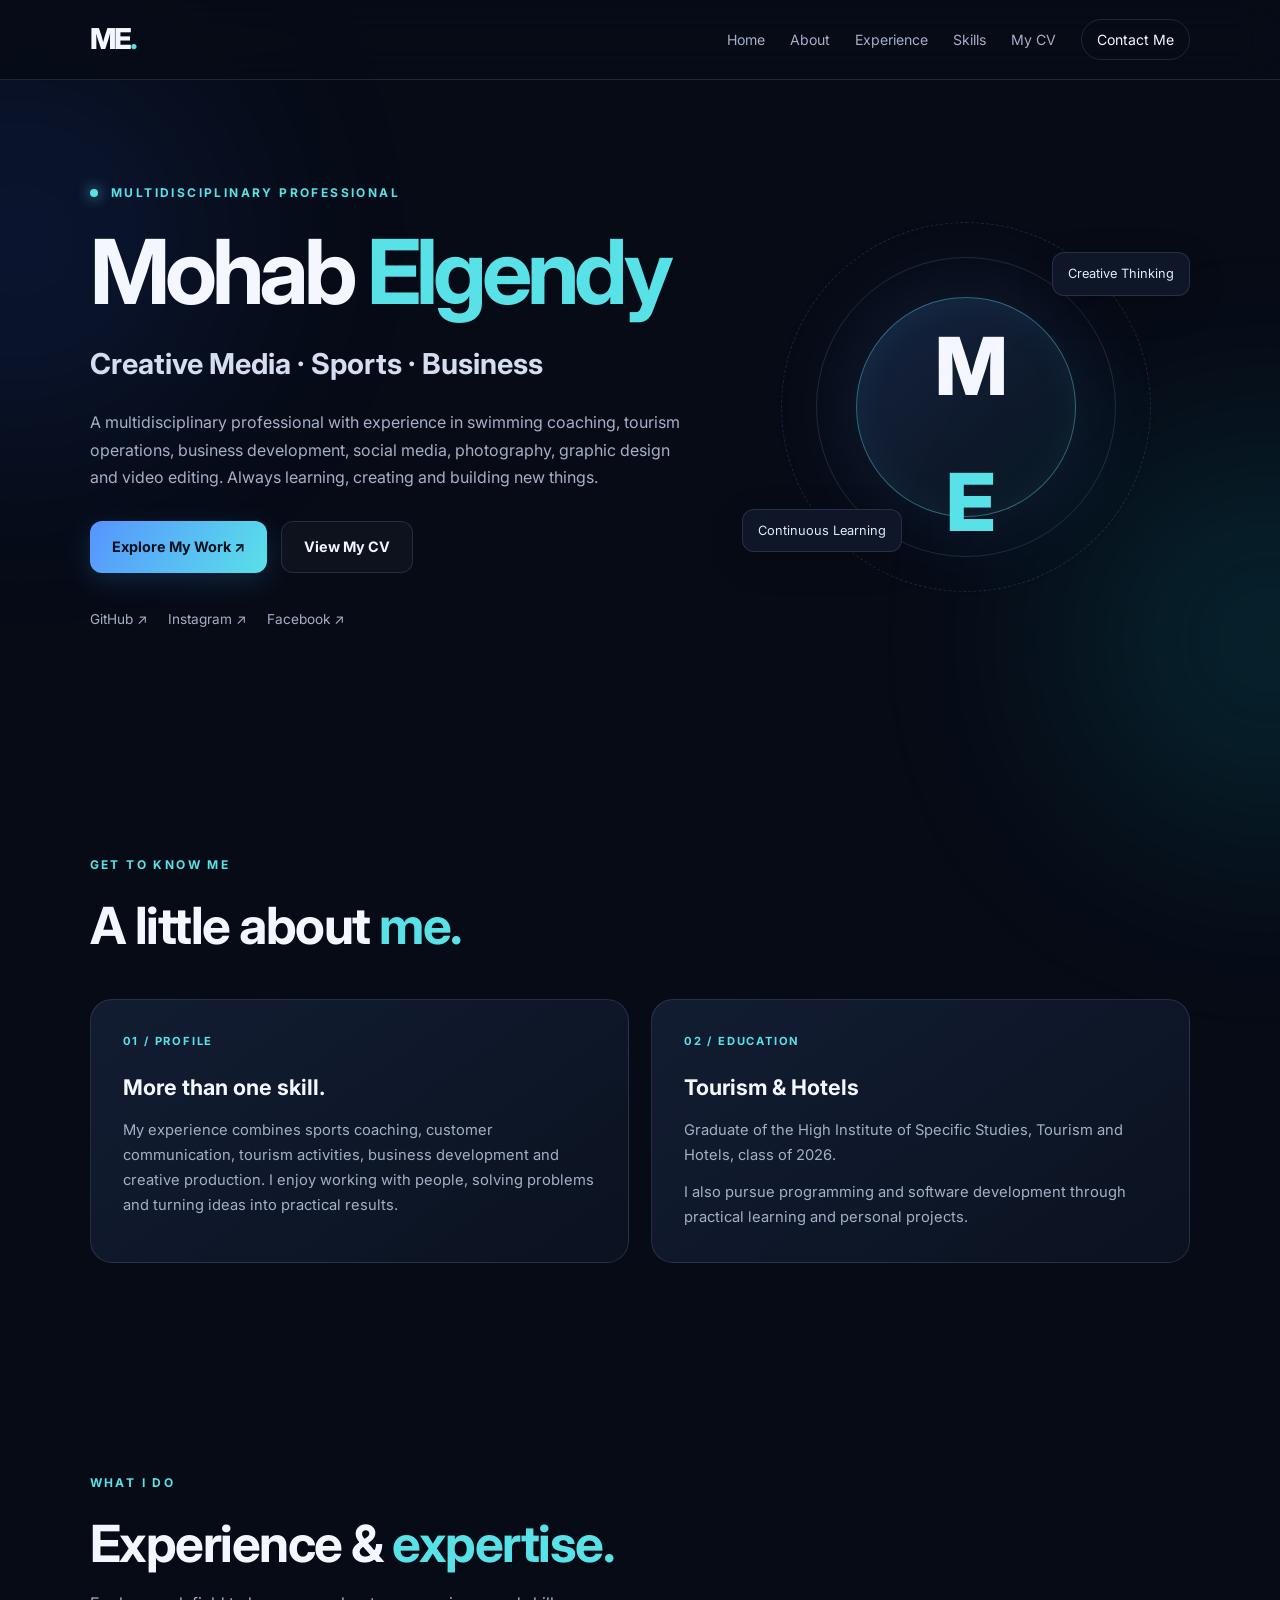
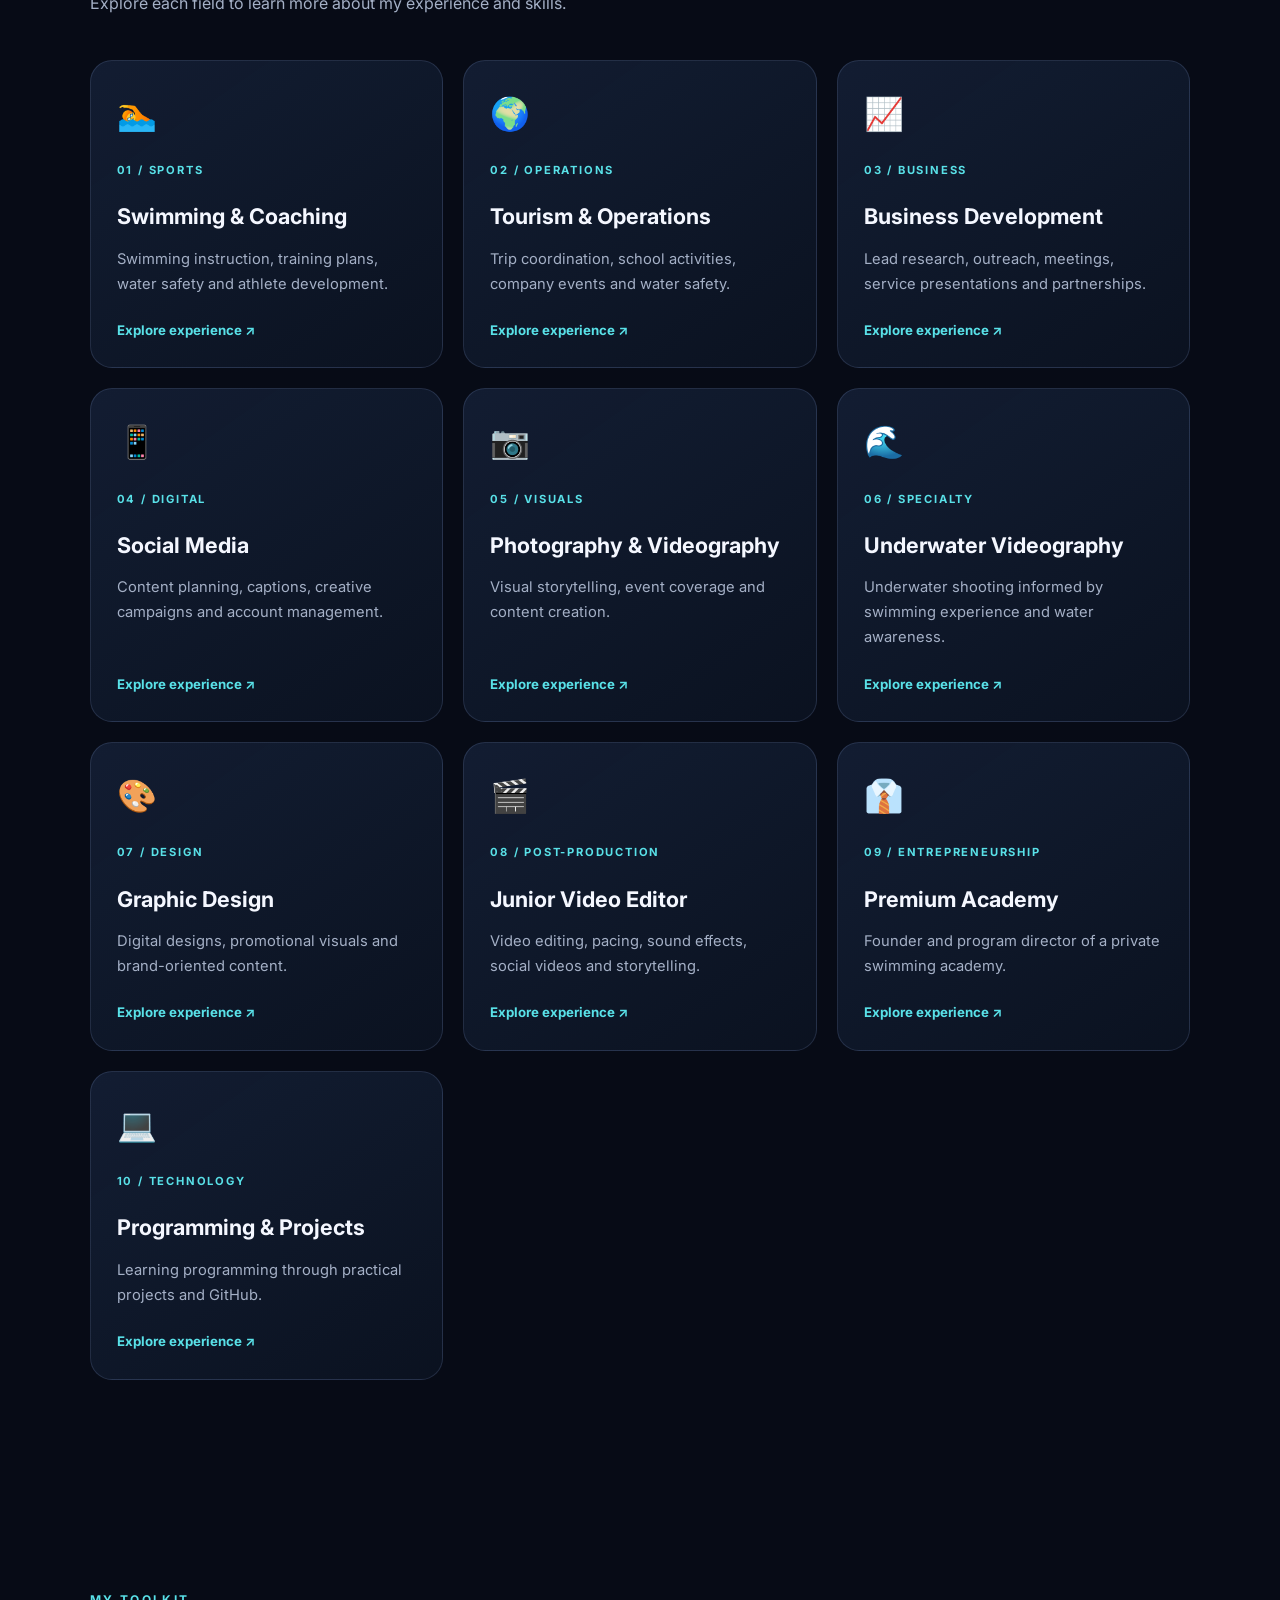
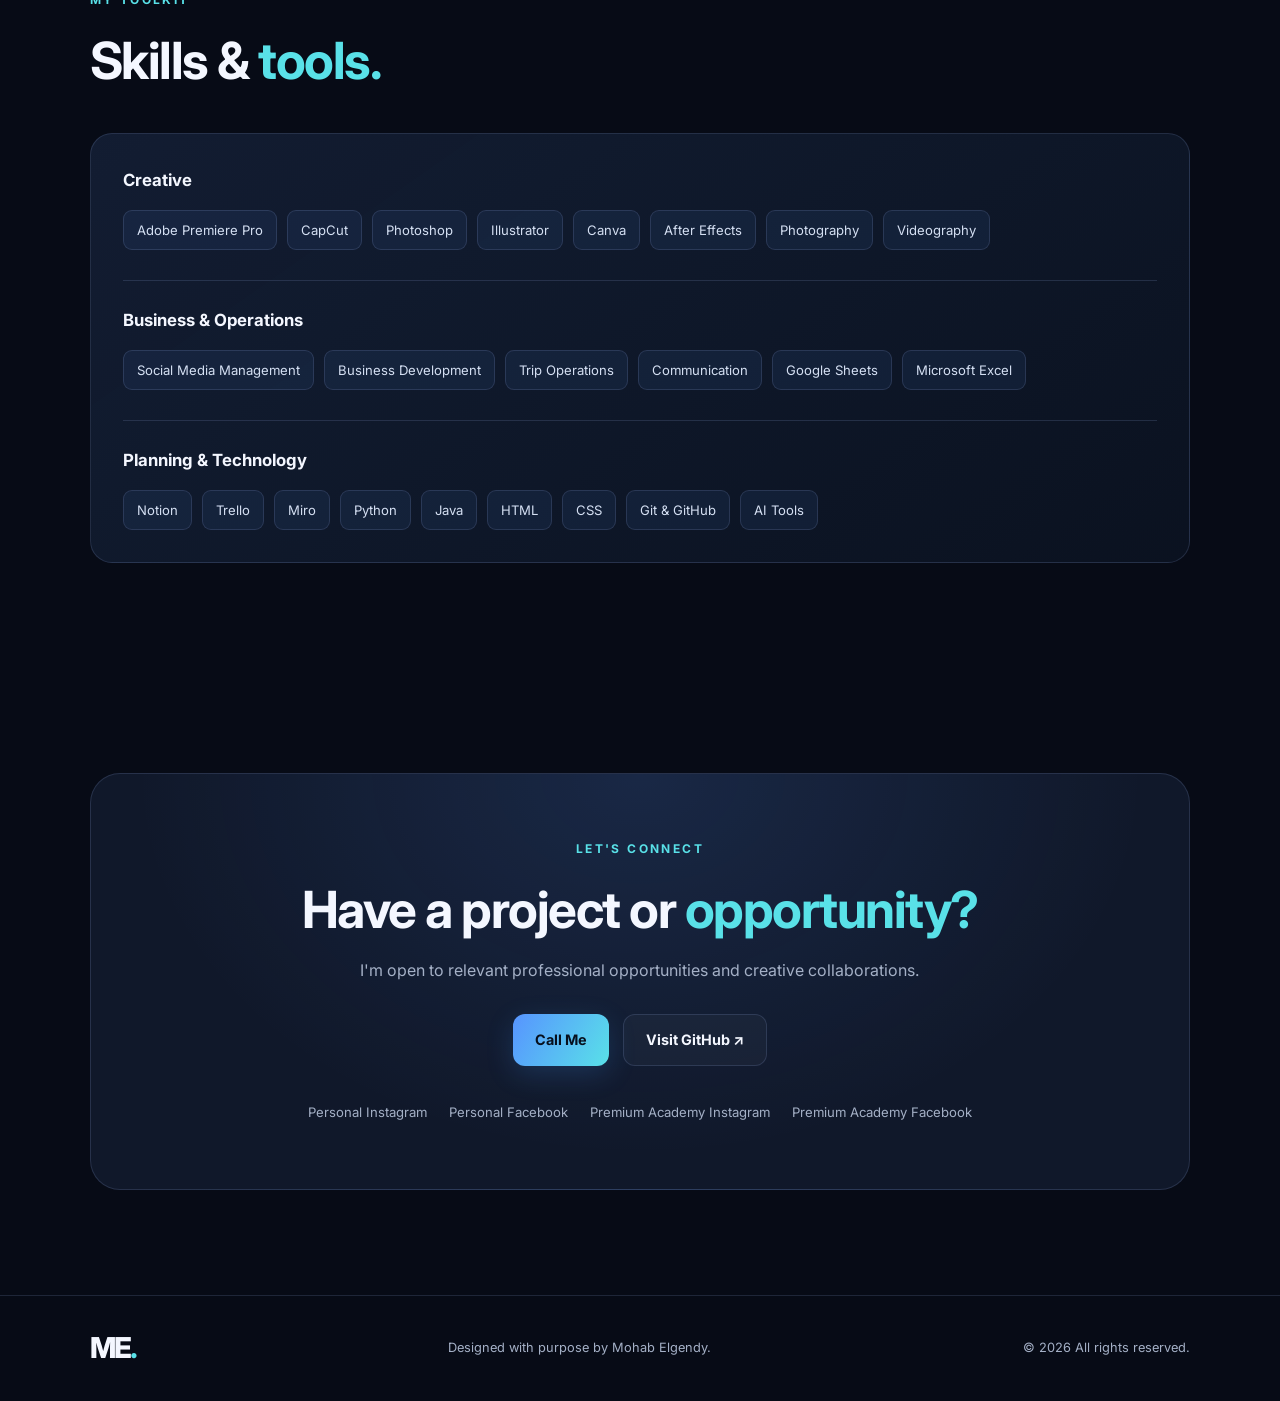
<file: index.html>
<!doctype html>
<html lang="en">
  <head>
    <meta charset="UTF-8" />
    <meta name="viewport" content="width=device-width, initial-scale=1.0" />

    <title>Mohab Elgendy | Portfolio</title>

    <link rel="stylesheet" href="./style1.css" />
    <script src="./script1.js" defer></script>
  </head>
  <body>
    <div class="background-glow glow-one"></div>
    <div class="background-glow glow-two"></div>
    <header class="navbar">
      <a class="logo" href="index.html">ME<span>.</span></a>

      <button
        class="menu-toggle"
        aria-label="Toggle navigation"
        aria-expanded="false"
      >
        ☰
      </button>

      <nav class="nav-links">
        <a href="#home">Home</a>
        <a href="#about">About</a>
        <a href="#experience">Experience</a>
        <a href="#skills">Skills</a>
        <a href="cv.html">My CV</a>
        <a href="#contact" class="nav-contact">Contact Me</a>
      </nav>
    </header>

    <main>
      <section class="hero section" id="home">
        <div class="hero-content reveal">
          <p class="eyebrow">
            <span class="status-dot"></span> MULTIDISCIPLINARY PROFESSIONAL
          </p>
          <h1>Mohab <span>Elgendy</span></h1>
          <h2>Creative Media · Sports · Business</h2>
          <p class="hero-description">
            A multidisciplinary professional with experience in swimming
            coaching, tourism operations, business development, social media,
            photography, graphic design and video editing. Always learning,
            creating and building new things.
          </p>

          <div class="hero-buttons">
            <a href="#experience" class="button button-primary"
              >Explore My Work ↗</a
            >
            <a href="cv.html" class="button button-secondary">View My CV</a>
          </div>

          <div class="hero-socials">
            <a
              href="https://github.com/mohabsobhy4361-netizen"
              target="_blank"
              rel="noopener noreferrer"
              >GitHub ↗</a
            >
            <a
              href="https://www.instagram.com/mohab_el_gendy_/"
              target="_blank"
              rel="noopener noreferrer"
              >Instagram ↗</a
            >
            <a
              href="https://web.facebook.com/mohab.sbhy.5/?locale=ar_AR"
              target="_blank"
              rel="noopener noreferrer"
              >Facebook ↗</a
            >
          </div>
        </div>

        <div class="hero-visual reveal">
          <div class="orbit orbit-one"></div>
          <div class="orbit orbit-two"></div>
          <div class="hero-monogram">M<span>E</span></div>
          <div class="floating-tag tag-top">Creative Thinking</div>
          <div class="floating-tag tag-bottom">Continuous Learning</div>
        </div>
      </section>

      <section class="section about-section" id="about">
        <div class="section-heading reveal">
          <p class="eyebrow">GET TO KNOW ME</p>
          <h2>A little about <span>me.</span></h2>
        </div>

        <div class="about-grid">
          <article class="glass-card about-card reveal">
            <span class="card-number">01 / PROFILE</span>
            <h3>More than one skill.</h3>
            <p>
              My experience combines sports coaching, customer communication,
              tourism activities, business development and creative production.
              I enjoy working with people, solving problems and turning ideas
              into practical results.
            </p>
          </article>

          <article class="glass-card about-card reveal">
            <span class="card-number">02 / EDUCATION</span>
            <h3>Tourism & Hotels</h3>
            <p>
              Graduate of the High Institute of Specific Studies, Tourism and
              Hotels, class of 2026.
            </p>
            <p>
              I also pursue programming and software development through
              practical learning and personal projects.
            </p>
          </article>
        </div>
      </section>

      <section class="section" id="experience">
        <div class="section-heading reveal">
          <p class="eyebrow">WHAT I DO</p>
          <h2>Experience & <span>expertise.</span></h2>
          <p>
            Explore each field to learn more about my experience and skills.
          </p>
        </div>

        <div class="experience-grid">
          <a href="swimming.html" class="experience-card reveal">
            <span class="experience-icon">🏊</span>
            <span class="card-number">01 / SPORTS</span>
            <h3>Swimming & Coaching</h3>
            <p>
              Swimming instruction, training plans, water safety and athlete
              development.
            </p>
            <span class="card-link">Explore experience ↗</span>
          </a>

          <a href="tourism.html" class="experience-card reveal">
            <span class="experience-icon">🌍</span>
            <span class="card-number">02 / OPERATIONS</span>
            <h3>Tourism & Operations</h3>
            <p>
              Trip coordination, school activities, company events and water
              safety.
            </p>
            <span class="card-link">Explore experience ↗</span>
          </a>

          <a href="business-development.html" class="experience-card reveal">
            <span class="experience-icon">📈</span>
            <span class="card-number">03 / BUSINESS</span>
            <h3>Business Development</h3>
            <p>
              Lead research, outreach, meetings, service presentations and
              partnerships.
            </p>
            <span class="card-link">Explore experience ↗</span>
          </a>

          <a href="social-media.html" class="experience-card reveal">
            <span class="experience-icon">📱</span>
            <span class="card-number">04 / DIGITAL</span>
            <h3>Social Media</h3>
            <p>
              Content planning, captions, creative campaigns and account
              management.
            </p>
            <span class="card-link">Explore experience ↗</span>
          </a>

          <a href="photography.html" class="experience-card reveal">
            <span class="experience-icon">📷</span>
            <span class="card-number">05 / VISUALS</span>
            <h3>Photography & Videography</h3>
            <p>Visual storytelling, event coverage and content creation.</p>
            <span class="card-link">Explore experience ↗</span>
          </a>

          <a href="underwater.html" class="experience-card reveal">
            <span class="experience-icon">🌊</span>
            <span class="card-number">06 / SPECIALTY</span>
            <h3>Underwater Videography</h3>
            <p>
              Underwater shooting informed by swimming experience and water
              awareness.
            </p>
            <span class="card-link">Explore experience ↗</span>
          </a>

          <a href="graphic-design.html" class="experience-card reveal">
            <span class="experience-icon">🎨</span>
            <span class="card-number">07 / DESIGN</span>
            <h3>Graphic Design</h3>
            <p>
              Digital designs, promotional visuals and brand-oriented content.
            </p>
            <span class="card-link">Explore experience ↗</span>
          </a>

          <a href="video-editing.html" class="experience-card reveal">
            <span class="experience-icon">🎬</span>
            <span class="card-number">08 / POST-PRODUCTION</span>
            <h3>Junior Video Editor</h3>
            <p>
              Video editing, pacing, sound effects, social videos and
              storytelling.
            </p>
            <span class="card-link">Explore experience ↗</span>
          </a>

          <a href="academy.html" class="experience-card reveal">
            <span class="experience-icon">👔</span>
            <span class="card-number">09 / ENTREPRENEURSHIP</span>
            <h3>Premium Academy</h3>
            <p>Founder and program director of a private swimming academy.</p>
            <span class="card-link">Explore experience ↗</span>
          </a>

          <a href="programming.html" class="experience-card reveal">
            <span class="experience-icon">💻</span>
            <span class="card-number">10 / TECHNOLOGY</span>
            <h3>Programming & Projects</h3>
            <p>Learning programming through practical projects and GitHub.</p>
            <span class="card-link">Explore experience ↗</span>
          </a>
        </div>
      </section>

      <section class="section" id="skills">
        <div class="section-heading reveal">
          <p class="eyebrow">MY TOOLKIT</p>
          <h2>Skills & <span>tools.</span></h2>
        </div>

        <div class="skills-panel glass-card reveal">
          <div class="skill-group">
            <h3>Creative</h3>
            <div class="skill-tags">
              <span>Adobe Premiere Pro</span>
              <span>CapCut</span>
              <span>Photoshop</span>
              <span>Illustrator</span>
              <span>Canva</span>
              <span>After Effects</span>
              <span>Photography</span>
              <span>Videography</span>
            </div>
          </div>

          <div class="skill-group">
            <h3>Business & Operations</h3>
            <div class="skill-tags">
              <span>Social Media Management</span>
              <span>Business Development</span>
              <span>Trip Operations</span>
              <span>Communication</span>
              <span>Google Sheets</span>
              <span>Microsoft Excel</span>
            </div>
          </div>

          <div class="skill-group">
            <h3>Planning & Technology</h3>
            <div class="skill-tags">
              <span>Notion</span>
              <span>Trello</span>
              <span>Miro</span>
              <span>Python</span>
              <span>Java</span>
              <span>HTML</span>
              <span>CSS</span>
              <span>Git & GitHub</span>
              <span>AI Tools</span>
            </div>
          </div>
        </div>
      </section>

      <section class="section contact-section" id="contact">
        <div class="contact-box reveal">
          <p class="eyebrow">LET'S CONNECT</p>
          <h2>Have a project or <span>opportunity?</span></h2>
          <p>
            I'm open to relevant professional opportunities and creative
            collaborations.
          </p>

          <div class="hero-buttons">
            <a class="button button-primary" href="tel:01010612246">Call Me</a>
            <a
              class="button button-secondary"
              href="https://github.com/mohabsobhy4361-netizen"
              target="_blank"
              rel="noopener noreferrer"
              >Visit GitHub ↗</a
            >
          </div>

          <div class="contact-links">
            <a
              href="https://www.instagram.com/mohab_el_gendy_/"
              target="_blank"
              rel="noopener noreferrer"
              >Personal Instagram</a
            >
            <a
              href="https://web.facebook.com/mohab.sbhy.5/?locale=ar_AR"
              target="_blank"
              rel="noopener noreferrer"
              >Personal Facebook</a
            >
            <a
              href="https://www.instagram.com/premiumacademy.07/"
              target="_blank"
              rel="noopener noreferrer"
              >Premium Academy Instagram</a
            >
            <a
              href="https://web.facebook.com/profile.php?id=61555325457897&locale=ar_AR"
              target="_blank"
              rel="noopener noreferrer"
              >Premium Academy Facebook</a
            >
          </div>
        </div>
      </section>
    </main>

    <footer class="footer">
      <a class="logo" href="index.html">ME<span>.</span></a>
      <p>Designed with purpose by Mohab Elgendy.</p>
      <p>© <span id="current-year"></span> All rights reserved.</p>
    </footer>
  </body>
</html>
</file>
<file: style1.css>
@import url("https://fonts.googleapis.com/css2?family=Inter:wght@400;500;600;700;800&display=swap");

:root {
  --bg: #070b16;
  --surface: #10182a;
  --surface-light: #141f35;
  --text: #f4f7ff;
  --muted: #a4b0c6;
  --blue: #5794ff;
  --cyan: #59e1e8;
  --border: rgba(166, 194, 255, 0.15);
  --gradient: linear-gradient(120deg, #5794ff, #59e1e8);
  --radius: 22px;
}

* {
  box-sizing: border-box;
  margin: 0;
  padding: 0;
}

html {
  scroll-behavior: smooth;
  scroll-padding-top: 100px;
}

body {
  min-height: 100vh;
  overflow-x: hidden;
  background: var(--bg);
  color: var(--text);
  font-family: "Inter", Arial, sans-serif;
  line-height: 1.7;
}

a {
  color: inherit;
  text-decoration: none;
}

button,
a {
  -webkit-tap-highlight-color: transparent;
}

button {
  font: inherit;
}

::selection {
  background: var(--cyan);
  color: #07101e;
}

.background-glow {
  position: fixed;
  width: 380px;
  height: 380px;
  border-radius: 50%;
  filter: blur(120px);
  opacity: 0.14;
  pointer-events: none;
  z-index: -1;
}

.glow-one {
  background: #286dff;
  top: 50px;
  left: -170px;
}

.glow-two {
  background: #00d8df;
  right: -180px;
  top: 50%;
}

.navbar {
  position: sticky;
  top: 0;
  z-index: 100;
  min-height: 78px;
  padding: 15px 7%;
  display: flex;
  align-items: center;
  justify-content: space-between;
  gap: 24px;
  background: rgba(7, 11, 22, 0.82);
  border-bottom: 1px solid var(--border);
  backdrop-filter: blur(18px);
}

.logo {
  font-size: 1.8rem;
  font-weight: 800;
  letter-spacing: -2px;
}

.logo span,
.hero h1 span,
.section-heading h2 span,
.contact-box h2 span,
.detail-hero h1 span {
  color: var(--cyan);
}

.nav-links {
  display: flex;
  align-items: center;
  gap: 25px;
}

.nav-links a {
  color: var(--muted);
  font-size: 0.88rem;
  transition: color 0.25s ease;
}

.nav-links a:hover,
.nav-links a.active {
  color: var(--cyan);
}

.nav-links .nav-contact {
  color: var(--text);
  border: 1px solid var(--border);
  padding: 8px 15px;
  border-radius: 30px;
}

.menu-toggle {
  display: none;
  color: var(--text);
  background: transparent;
  border: 0;
  font-size: 1.7rem;
  cursor: pointer;
}

.section {
  width: min(1180px, 86%);
  margin: 0 auto;
  padding: 105px 0;
}

.hero {
  min-height: 670px;
  display: grid;
  grid-template-columns: 1.15fr 0.85fr;
  align-items: center;
  gap: 45px;
  padding-top: 90px;
}

.eyebrow {
  color: var(--cyan);
  font-size: 0.75rem;
  letter-spacing: 2.4px;
  font-weight: 700;
  margin-bottom: 20px;
}

.status-dot {
  display: inline-block;
  width: 8px;
  height: 8px;
  margin-right: 8px;
  border-radius: 50%;
  background: var(--cyan);
  box-shadow: 0 0 14px var(--cyan);
}

.hero h1 {
  font-size: clamp(3.2rem, 7vw, 6.2rem);
  letter-spacing: -5px;
  line-height: 1.08;
  margin-bottom: 20px;
}

.hero h2 {
  font-size: clamp(1.15rem, 2.3vw, 1.8rem);
  color: #d4def0;
  margin-bottom: 20px;
}

.hero-description {
  max-width: 650px;
  color: var(--muted);
  font-size: 1rem;
}

.hero-buttons {
  display: flex;
  flex-wrap: wrap;
  gap: 14px;
  margin-top: 30px;
}

.button {
  display: inline-flex;
  justify-content: center;
  align-items: center;
  gap: 8px;
  padding: 13px 22px;
  border-radius: 12px;
  font-weight: 700;
  font-size: 0.9rem;
  transition:
    transform 0.25s,
    box-shadow 0.25s,
    background 0.25s;
}

.button:hover {
  transform: translateY(-3px);
}

.button-primary {
  background: var(--gradient);
  color: #07101e;
  box-shadow: 0 8px 28px rgba(67, 163, 255, 0.18);
}

.button-primary:hover {
  box-shadow: 0 12px 35px rgba(67, 163, 255, 0.3);
}

.button-secondary {
  background: rgba(255, 255, 255, 0.03);
  border: 1px solid var(--border);
  color: var(--text);
}

.hero-socials {
  display: flex;
  flex-wrap: wrap;
  gap: 20px;
  margin-top: 35px;
}

.hero-socials a {
  color: var(--muted);
  font-size: 0.85rem;
}

.hero-socials a:hover {
  color: var(--cyan);
}

.hero-visual {
  position: relative;
  min-height: 380px;
  display: grid;
  place-items: center;
}

.hero-monogram {
  width: 220px;
  height: 220px;
  display: grid;
  place-items: center;
  border-radius: 50%;
  border: 1px solid rgba(89, 225, 232, 0.4);
  background: linear-gradient(
    140deg,
    rgba(87, 148, 255, 0.18),
    rgba(89, 225, 232, 0.04)
  );
  box-shadow:
    0 0 90px rgba(87, 148, 255, 0.15),
    inset 0 0 40px rgba(89, 225, 232, 0.06);
  font-size: 5rem;
  font-weight: 800;
  letter-spacing: -10px;
  animation: float 5s ease-in-out infinite;
}

.hero-monogram span {
  color: var(--cyan);
}

.orbit {
  position: absolute;
  width: 300px;
  height: 300px;
  border: 1px solid var(--border);
  border-radius: 50%;
}

.orbit-two {
  width: 370px;
  height: 370px;
  border-style: dashed;
  animation: rotate 35s linear infinite;
}

.floating-tag {
  position: absolute;
  padding: 10px 15px;
  border: 1px solid var(--border);
  border-radius: 12px;
  background: rgba(16, 24, 42, 0.92);
  box-shadow: 0 10px 35px rgba(0, 0, 0, 0.18);
  color: #dfeaff;
  font-size: 0.8rem;
}

.tag-top {
  top: 35px;
  right: 0;
}

.tag-bottom {
  bottom: 45px;
  left: 0;
}

.section-heading {
  margin-bottom: 42px;
}

.section-heading h2,
.contact-box h2 {
  font-size: clamp(2rem, 4vw, 3.4rem);
  line-height: 1.2;
  letter-spacing: -1.5px;
  margin-bottom: 16px;
}

.section-heading > p:last-child,
.contact-box > p:not(.eyebrow) {
  color: var(--muted);
}

.about-grid {
  display: grid;
  grid-template-columns: repeat(2, minmax(0, 1fr));
  gap: 22px;
}

.glass-card,
.experience-card {
  background: linear-gradient(
    145deg,
    rgba(20, 31, 53, 0.92),
    rgba(12, 19, 34, 0.88)
  );
  border: 1px solid var(--border);
  border-radius: var(--radius);
}

.about-card {
  padding: 32px;
}

.card-number {
  display: block;
  color: var(--cyan);
  font-size: 0.7rem;
  letter-spacing: 1.8px;
  font-weight: 700;
  margin-bottom: 18px;
}

.about-card h3,
.experience-card h3 {
  font-size: 1.35rem;
  margin-bottom: 12px;
}

.about-card p,
.experience-card p {
  color: var(--muted);
  font-size: 0.92rem;
}

.about-card p + p {
  margin-top: 12px;
}

.experience-grid {
  display: grid;
  grid-template-columns: repeat(3, minmax(0, 1fr));
  gap: 20px;
}

.experience-card {
  display: flex;
  flex-direction: column;
  min-height: 295px;
  padding: 26px;
  position: relative;
  overflow: hidden;
  transition:
    transform 0.3s ease,
    border-color 0.3s ease,
    box-shadow 0.3s ease;
}

.experience-card::before {
  content: "";
  position: absolute;
  width: 180px;
  height: 180px;
  right: -100px;
  top: -100px;
  border-radius: 50%;
  background: var(--blue);
  filter: blur(65px);
  opacity: 0;
  transition: opacity 0.3s;
}

.experience-card:hover {
  transform: translateY(-8px);
  border-color: rgba(89, 225, 232, 0.55);
  box-shadow: 0 18px 45px rgba(0, 0, 0, 0.2);
}

.experience-card:hover::before {
  opacity: 0.3;
}

.experience-icon {
  font-size: 2rem;
  margin-bottom: 20px;
}

.experience-card h3,
.experience-card p,
.experience-card .card-number,
.experience-card .card-link,
.experience-icon {
  position: relative;
}

.card-link {
  color: var(--cyan);
  font-size: 0.83rem;
  font-weight: 700;
  margin-top: auto;
  padding-top: 22px;
}

.skills-panel {
  padding: 32px;
}

.skill-group + .skill-group {
  margin-top: 30px;
  padding-top: 25px;
  border-top: 1px solid var(--border);
}

.skill-group h3 {
  margin-bottom: 15px;
  font-size: 1.05rem;
}

.skill-tags {
  display: flex;
  flex-wrap: wrap;
  gap: 10px;
}

.skill-tags span {
  padding: 8px 13px;
  border-radius: 9px;
  color: #d5e0f3;
  font-size: 0.82rem;
  background: rgba(87, 148, 255, 0.08);
  border: 1px solid var(--border);
}

.contact-box {
  padding: clamp(28px, 6vw, 65px);
  text-align: center;
  border: 1px solid var(--border);
  border-radius: 30px;
  background:
    radial-gradient(ellipse at top, rgba(87, 148, 255, 0.13), transparent 65%),
    var(--surface);
}

.contact-box .hero-buttons {
  justify-content: center;
}

.contact-links {
  display: flex;
  flex-wrap: wrap;
  justify-content: center;
  gap: 12px 22px;
  margin-top: 35px;
}

.contact-links a {
  color: var(--muted);
  font-size: 0.82rem;
}

.contact-links a:hover {
  color: var(--cyan);
}

.footer {
  display: flex;
  flex-wrap: wrap;
  justify-content: space-between;
  align-items: center;
  gap: 15px;
  padding: 28px 7%;
  border-top: 1px solid var(--border);
  color: var(--muted);
  font-size: 0.8rem;
}

.footer .logo {
  color: var(--text);
}

.detail-hero {
  padding: 90px 0 45px;
}

.detail-hero h1 {
  font-size: clamp(2.5rem, 6vw, 4.8rem);
  line-height: 1.12;
  letter-spacing: -2px;
  margin-bottom: 20px;
}

.detail-intro {
  max-width: 800px;
  color: var(--muted);
  font-size: 1.05rem;
}

.breadcrumb {
  display: flex;
  flex-wrap: wrap;
  gap: 10px;
  color: var(--muted);
  font-size: 0.83rem;
  margin-bottom: 30px;
}

.breadcrumb a:hover {
  color: var(--cyan);
}

.detail-layout {
  display: grid;
  grid-template-columns: minmax(0, 1.5fr) minmax(250px, 0.8fr);
  gap: 25px;
  align-items: start;
}

.detail-content,
.detail-sidebar {
  display: grid;
  gap: 20px;
}

.detail-panel {
  padding: 28px;
}

.detail-panel h2 {
  font-size: 1.3rem;
  margin-bottom: 14px;
}

.detail-panel p,
.detail-panel li {
  color: var(--muted);
  font-size: 0.93rem;
}

.detail-panel ul {
  padding-left: 20px;
  display: grid;
  gap: 10px;
}

.detail-panel .skill-tags {
  margin-top: 15px;
}

.detail-sidebar .button {
  width: 100%;
  margin-top: 12px;
}

.detail-sidebar .button:first-of-type {
  margin-top: 0;
}

.detail-note {
  color: var(--muted);
  font-size: 0.8rem;
  margin-top: 12px;
}

.back-link {
  display: inline-block;
  color: var(--cyan);
  margin-top: 35px;
  font-weight: 600;
}

.js .reveal {
  opacity: 0;
  transform: translateY(22px);
  transition:
    opacity 0.7s ease,
    transform 0.7s ease;
}

.js .reveal.visible {
  opacity: 1;
  transform: translateY(0);
}

@keyframes float {
  0%,
  100% {
    transform: translateY(0);
  }
  50% {
    transform: translateY(-12px);
  }
}

@keyframes rotate {
  to {
    transform: rotate(360deg);
  }
}

@media (max-width: 950px) {
  .hero {
    grid-template-columns: 1fr;
    padding-top: 65px;
  }

  .hero-visual {
    min-height: 340px;
  }

  .experience-grid {
    grid-template-columns: repeat(2, minmax(0, 1fr));
  }

  .detail-layout {
    grid-template-columns: 1fr;
  }
}

@media (max-width: 650px) {
  .navbar {
    padding: 13px 6%;
  }

  .menu-toggle {
    display: block;
  }

  .nav-links {
    display: none;
    position: absolute;
    top: 100%;
    left: 0;
    right: 0;
    padding: 20px 6%;
    background: rgba(7, 11, 22, 0.98);
    border-bottom: 1px solid var(--border);
    align-items: stretch;
    flex-direction: column;
    gap: 18px;
  }

  .nav-links.open {
    display: flex;
  }

  .nav-links .nav-contact {
    text-align: center;
  }

  .section {
    width: 88%;
    padding: 70px 0;
  }

  .hero {
    min-height: auto;
    gap: 15px;
  }

  .hero h1 {
    font-size: clamp(3rem, 14vw, 4.5rem);
    letter-spacing: -3px;
  }

  .hero-visual {
    min-height: 300px;
  }

  .hero-monogram {
    width: 170px;
    height: 170px;
    font-size: 4rem;
  }

  .orbit {
    width: 240px;
    height: 240px;
  }

  .orbit-two {
    width: 285px;
    height: 285px;
  }

  .floating-tag {
    font-size: 0.68rem;
  }

  .tag-top {
    right: 0;
  }

  .about-grid,
  .experience-grid {
    grid-template-columns: 1fr;
  }

  .experience-card {
    min-height: 255px;
  }

  .about-card,
  .experience-card,
  .skills-panel,
  .detail-panel {
    padding: 23px;
  }

  .contact-box {
    padding: 28px 18px;
  }

  .footer {
    flex-direction: column;
    text-align: center;
  }
}

@media (prefers-reduced-motion: reduce) {
  *,
  *::before,
  *::after {
    animation-duration: 0.01ms !important;
    animation-iteration-count: 1 !important;
    scroll-behavior: auto !important;
    transition-duration: 0.01ms !important;
  }

  .js .reveal {
    opacity: 1;
    transform: none;
  }
}
</file>
